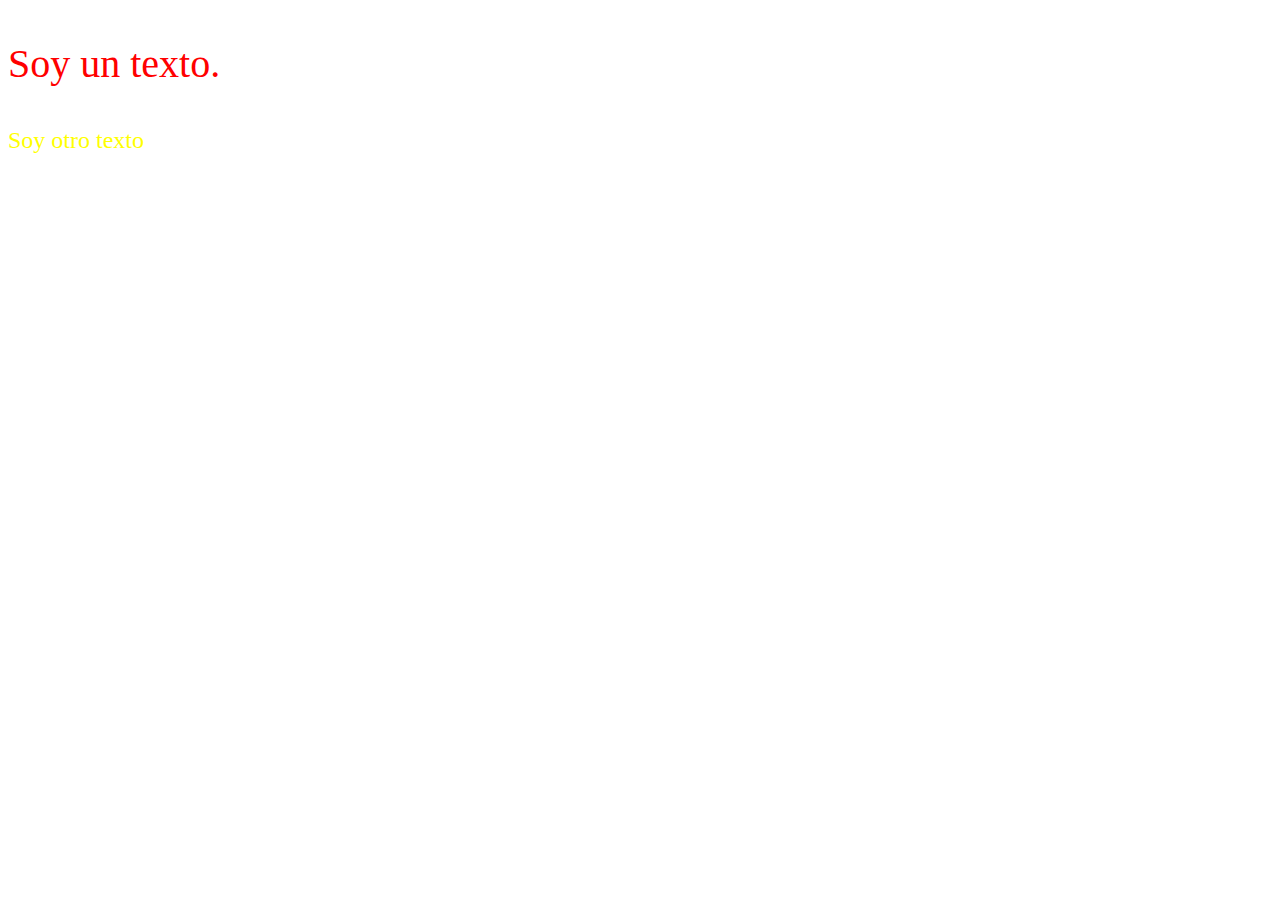
<file: CSS/clase css/index.html>
<!DOCTYPE html>
<html lang="esp">
<head>
    <meta charset="UTF-8">
    <meta http-equiv="X-UA-Compatible" content="IE=edge">
    <meta name="viewport" content="width=device-width, initial-scale=1.0">
    <link rel="stylesheet" href="./style.css">
    <title>Clase CSS</title>
</head>
<body>
    <main>
        <p class="parrafo">Soy un texto.</p>
        <p id="texto">Soy otro texto</p>
    </main>
</body>
</html>
</file>
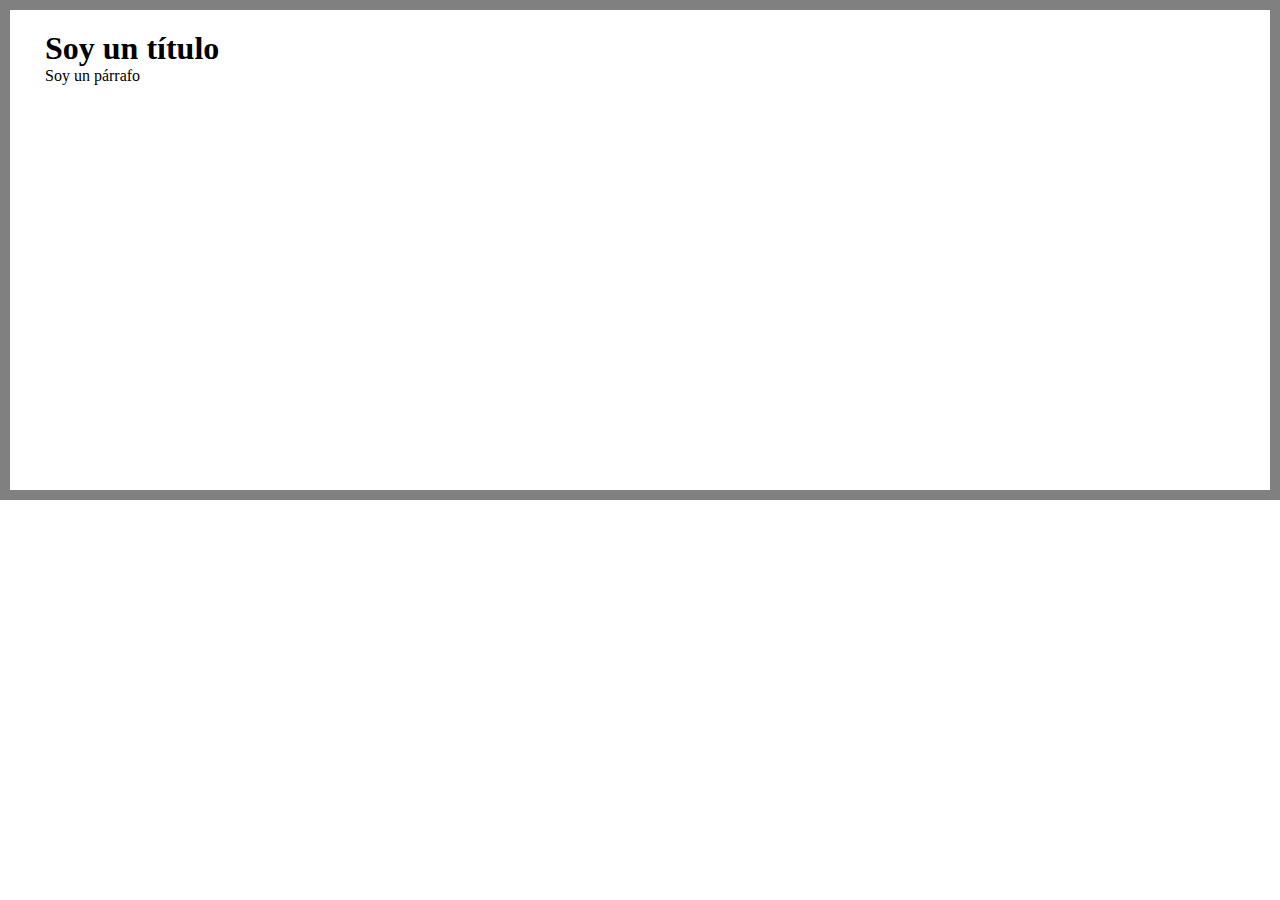
<file: CSS/claseModeloCaja/index.html>
<!DOCTYPE html>
<html lang="esp">
<head>
    <meta charset="UTF-8">
    <meta http-equiv="X-UA-Compatible" content="IE=edge">
    <meta name="viewport" content="width=device-width, initial-scale=1.0">
    <title>Modelo de caja</title>
    <link rel="stylesheet" href="./style.css">
</head>
<body>
    <main>
        <section>
            <h1>Soy un título</h1>
            <div>
                <p>
                    Soy un párrafo
                </p>
            </div>
        </section>
    </main>
</body>
</html>
</file>
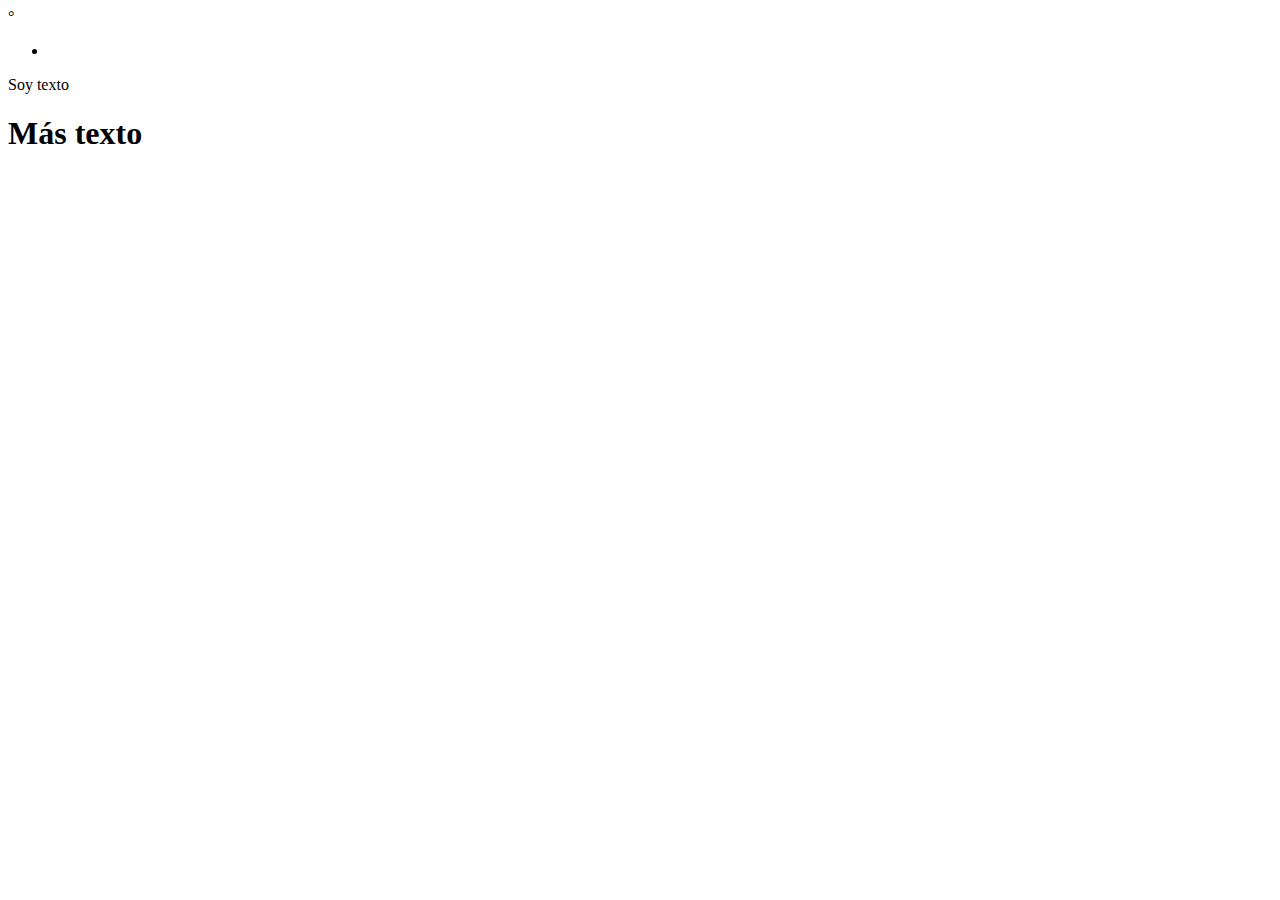
<file: html/01/index.html>
°<!DOCTYPE html>
<html lang="en">
<head>
    <meta charset="UTF-8">
    <meta name="description" content="Ésta página mostrará fotos de gatos">
    <meta name="robots" content="index,follow">
    <title>Página Priego</title>
    <meta name="viewport" content="width=devilce-width, inictial-scale=1.0">
    <link rel="stylesheet" href="">
</head>
<body>
    <header>
        <nav></nav>
    </header>
    <main>
        <section>
            <article>

            </article>
        </section>
        <ul>
            <li></li>
        </ul>
    </main>

    <footer>

    </footer>
    <p>Soy texto</p>
    <h1>Más texto</h1>
    <a href="#"></a>
</body>
</html>
</file>
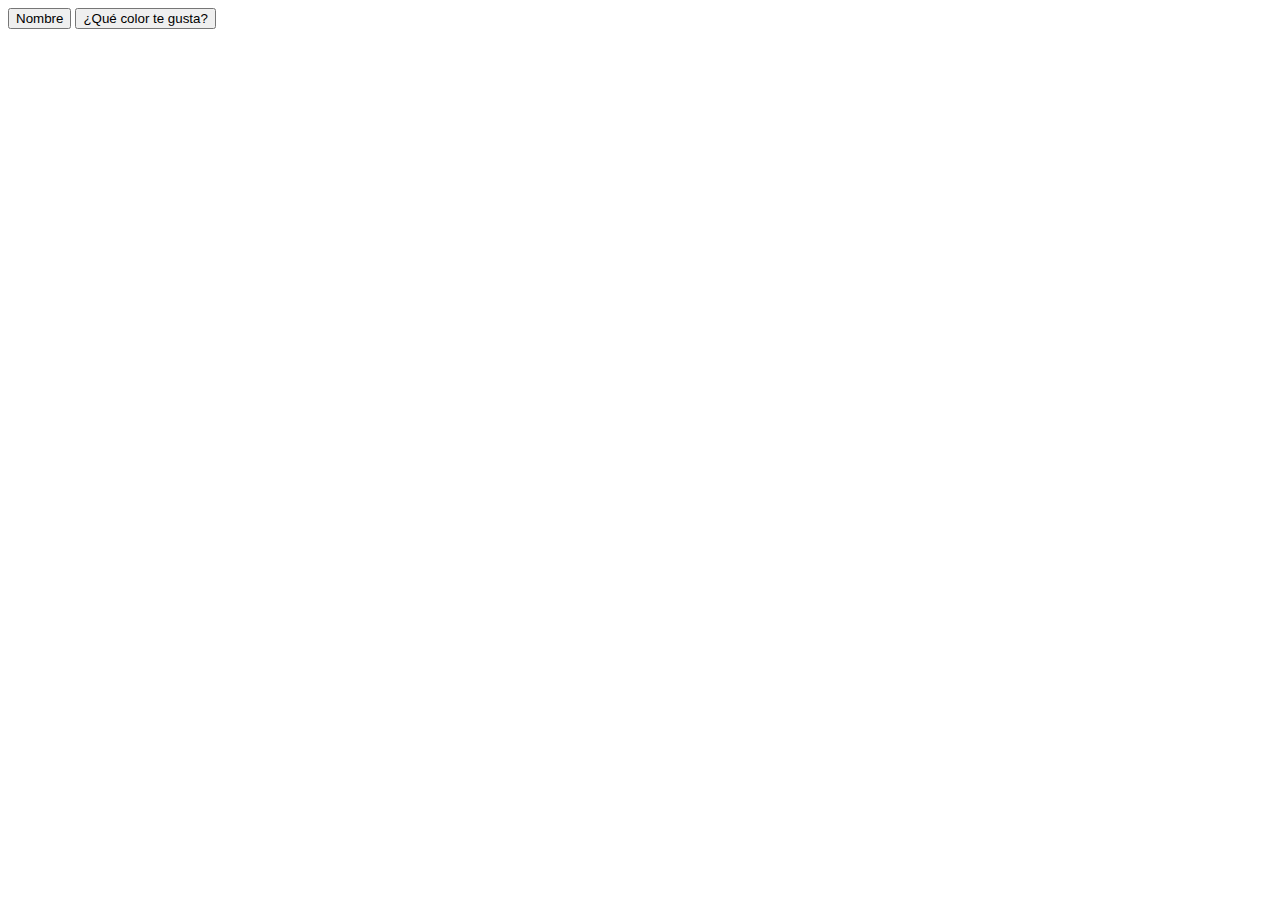
<file: html/ClaseButton/index.html>
<!DOCTYPE html>
<html lang="esp">
<head>
    <meta charset="UTF-8">
    <meta http-equiv="X-UA-Compatible" content="IE=edge">
    <meta name="viewport" content="width=device-width, initial-scale=1.0">
    <title>Document</title>
</head>
<body>
    <input type="submit" value="Nombre">
    <button type="submit">¿Qué color te gusta?</button>
</body>
</html>
</file>
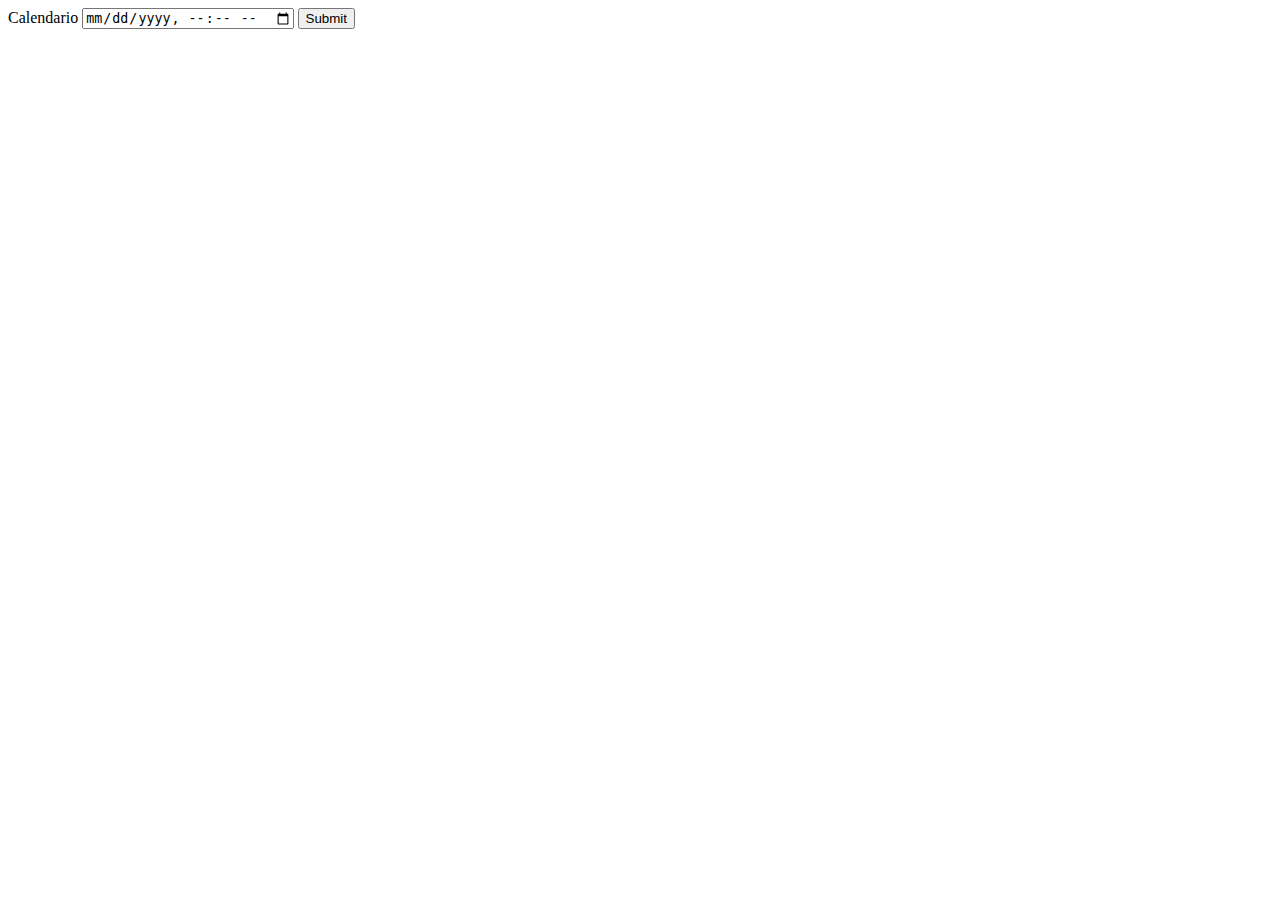
<file: html/ClaseCalendario/index.html>
<!DOCTYPE html>
<html lang="esp">
<head>
    <meta charset="UTF-8">
    <meta http-equiv="X-UA-Compatible" content="IE=edge">
    <meta name="viewport" content="width=device-width, initial-scale=1.0">
    <title>Calendario</title>
</head>
<body>
    <form action="">
        <!-- <label for="hora">
            <span>Hora</span>
            <input type="time" id="hora" name="hora">
        </label>
        <label for="dia">
            <span>Día</span>
            <input type="date" id="dia" name="dia">
        </label>
        <label for="semana">
            <span>Semana</span>
            <input type="week" id="semana" name="semana">
        </label>
        <label for="mes">
            <span>Mes</span>
            <input type="month" id="mes" name="mes">
        </label> -->

        <label for="calendario">
            <span>Calendario</span>
            <input type="datetime-local" id="calendario" name="calendario">
        </label>
        <input type="submit">
    </form>
</body>
</html>
</file>
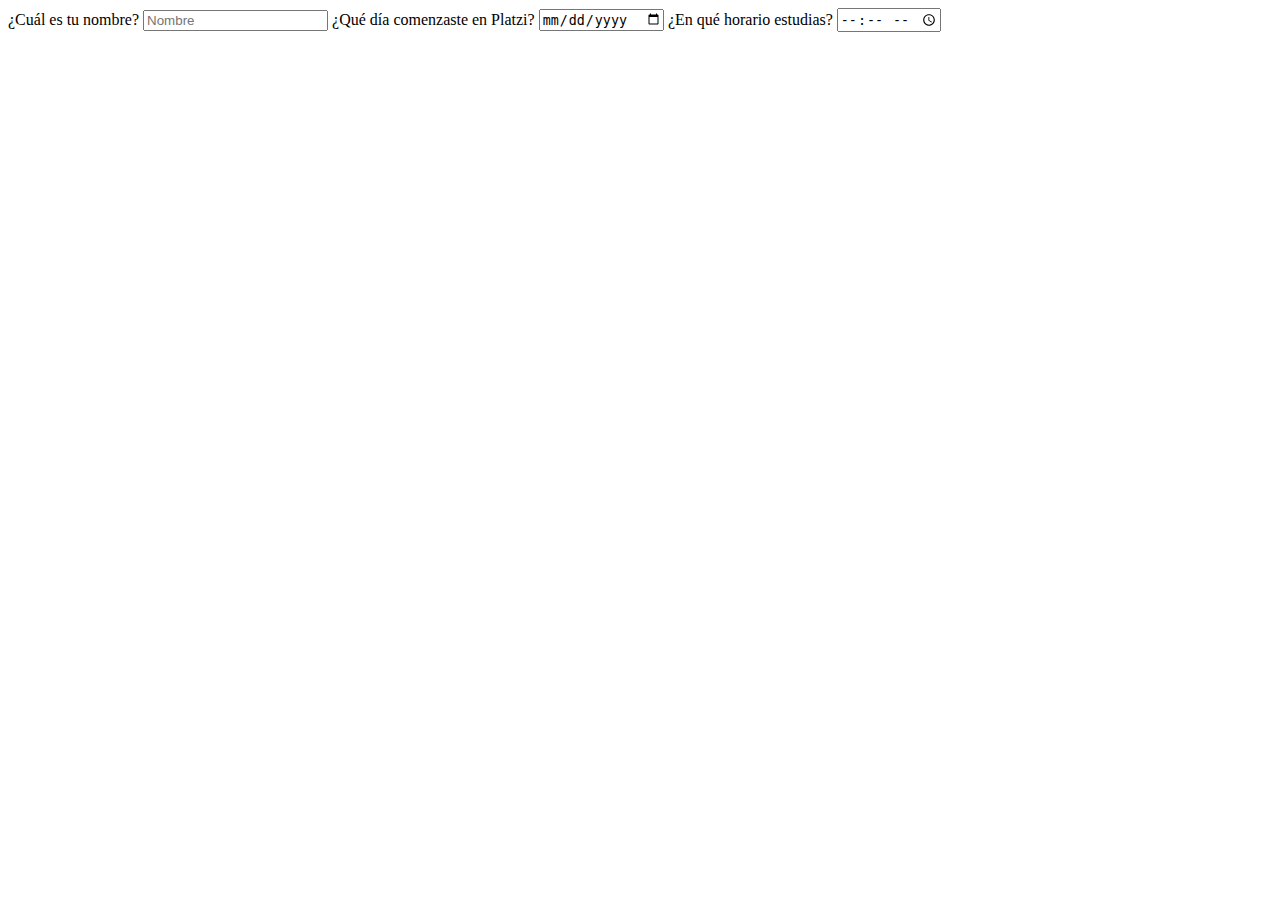
<file: html/ClaseForms/index.html>
<!DOCTYPE html>
<html lang="esp">
<head>
    <meta charset="UTF-8">
    <meta http-equiv="X-UA-Compatible" content="IE=edge">
    <meta name="viewport" content="width=device-width, initial-scale=1.0">
    <title>Formularios</title>
</head>
<body>
    <form action="">
        <label for="nombre">
            <span>¿Cuál es tu nombre?</span>
            <input type="text" id="nombre" placeholder="Nombre">
        </label>
        <label for="inicio-platzi">
            <span>¿Qué día comenzaste en Platzi?</span>
            <input type="date" id="inicio-platzi">
        </label>
        <label for="horario">
            <span>¿En qué horario estudias?</span>
            <input type="time" id="horario">
        </label>
    </form>
</body>
</html>
</file>
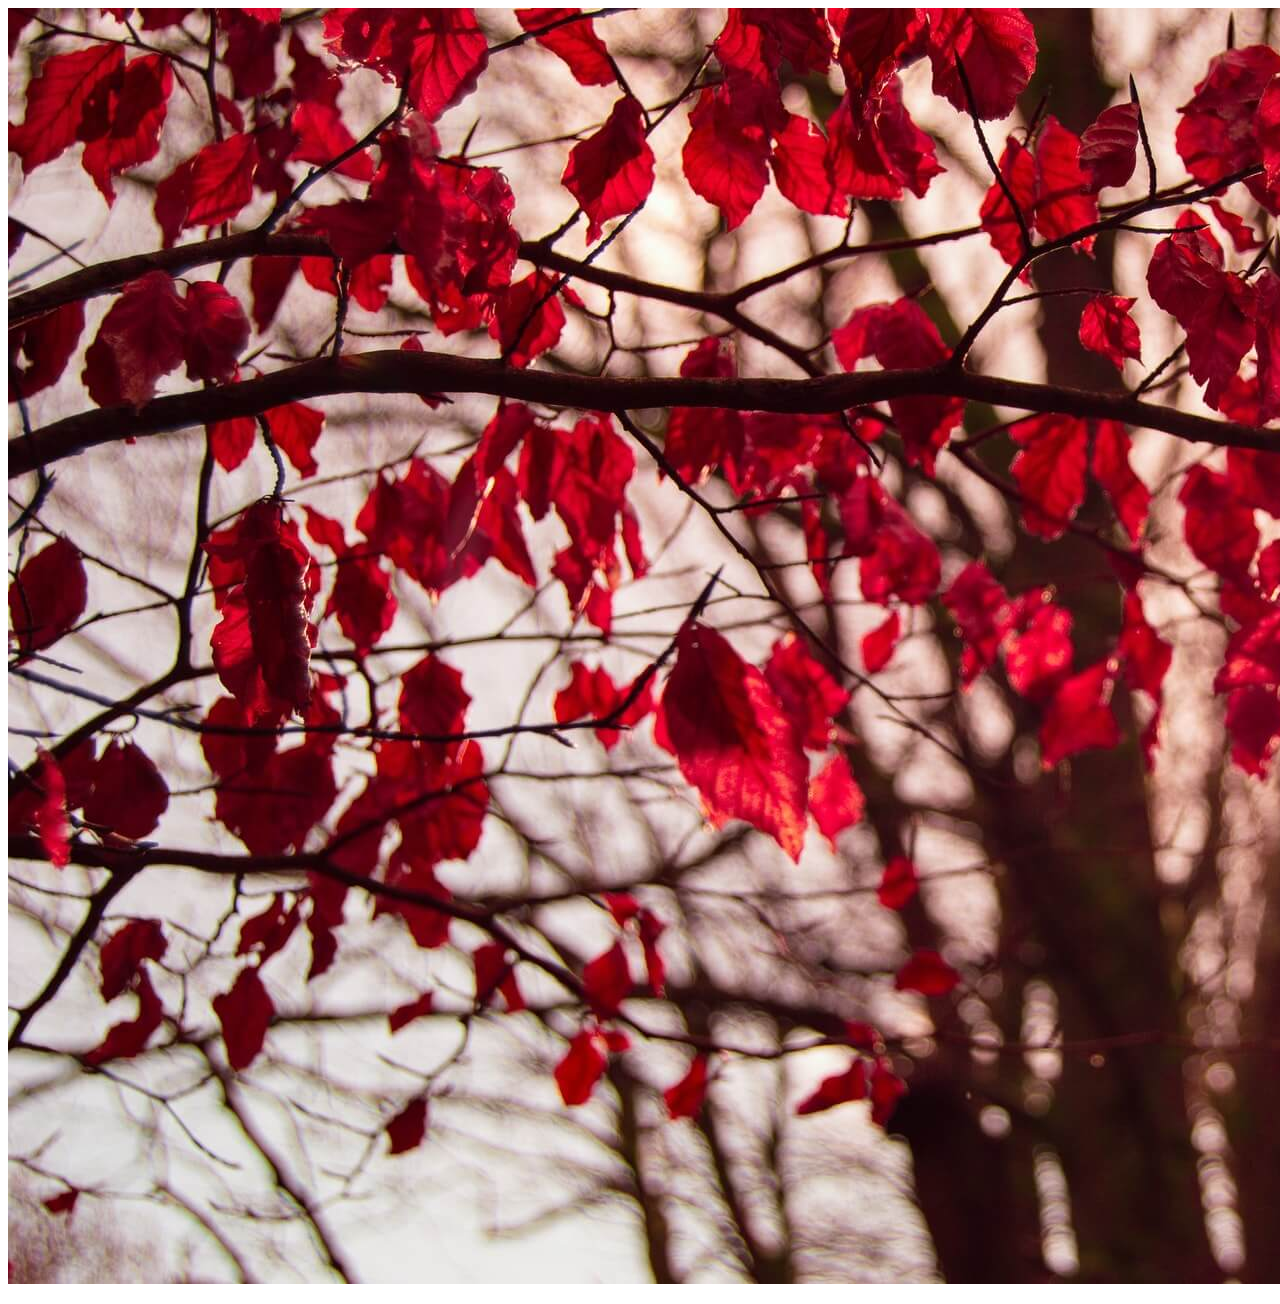
<file: html/desafio-1/images/index.html>
<!DOCTYPE html>
<html lang="en">
<head>
    <meta charset="UTF-8">
    <meta http-equiv="X-UA-Compatible" content="IE=edge">
    <meta name="viewport" content="width=device-width, initial-scale=1.0">
    <title>Document</title>
</head>
<body>
    <main>
        <section>
            <img src="tinyfied/pexels-andy-buckley-56944.jpg" alt="Es una imagen crimson">
            <figure></figure>
        </section>
    </main>
</body>
</html>
</file>
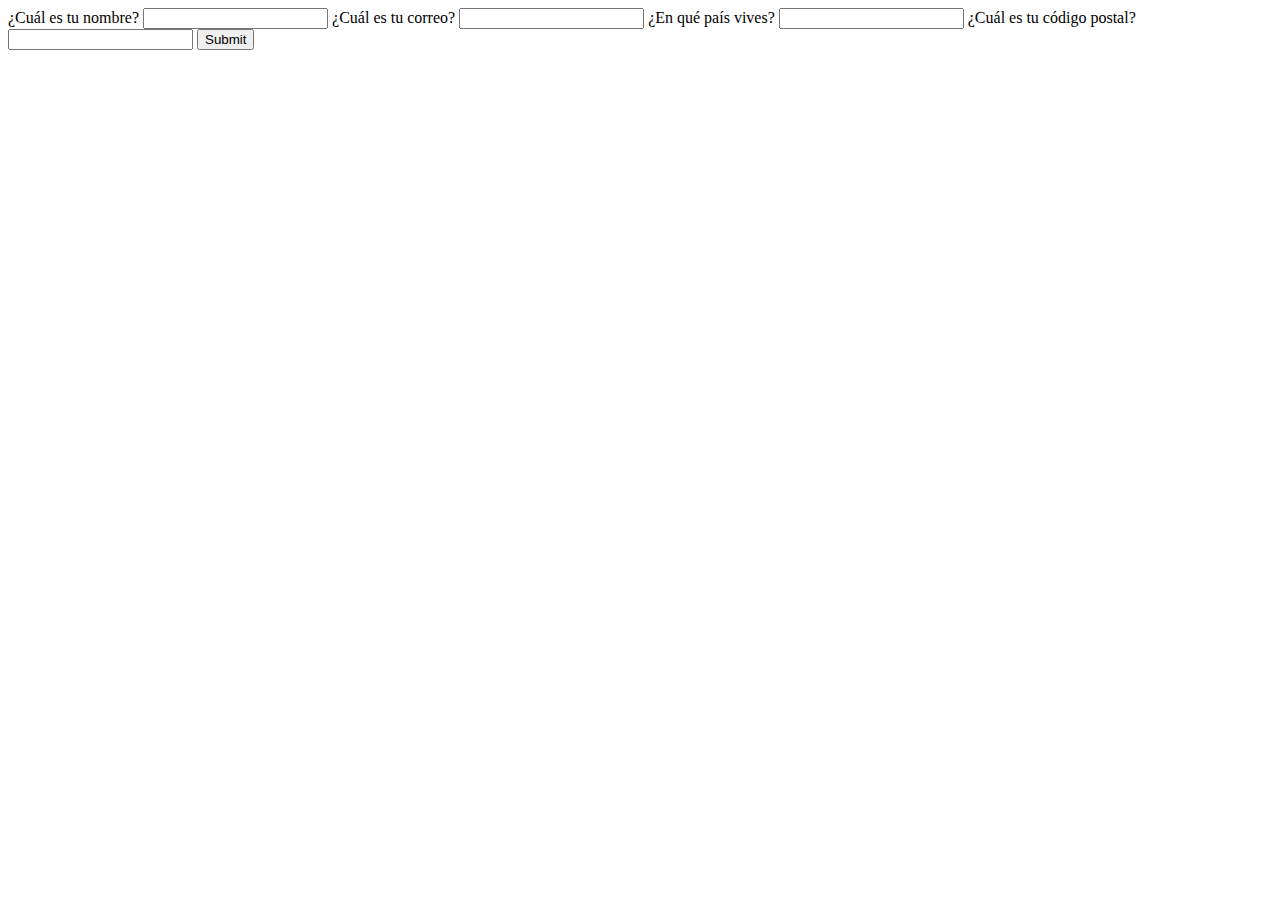
<file: html/ClaseCalendario/calendario2.html>
<!DOCTYPE html>
<html lang="esp">
<head>
    <meta charset="UTF-8">
    <meta http-equiv="X-UA-Compatible" content="IE=edge">
    <meta name="viewport" content="width=device-width, initial-scale=1.0">
    <title>Calendario</title>
</head>
<body>
    <form action="">
        <label for="nombre">
            <span>¿Cuál es tu nombre?</span>
            <input type="text" id="nombre" name="nombre" autocomplete="name" required>
        </label>
        <label for="correo">
            <span>¿Cuál es tu correo?</span>
            <input type="email" id="correo" name="correo" autocomplete="email" required>
        </label>
        <label for="pais">
            <span>¿En qué país vives?</span>
            <input type="pais" id="pais" name="pais" autocomplete="country" required>
        </label>
        <label for="cp">
            <span>¿Cuál es tu código postal?</span>
            <input type="cp" id="cp" name="cp" autocomplete="postal-code" required>
        </label>
        <input type="submit">
    </form>
</body>
</html>
</file>
<file: CSS/clase css/style.css>
p{
    color: blue;
    font-size: 40px;
}

/*class*/
.parrafo{
    color: red;
}

/*ID*/
#texto{
    color: yellow;
    font-size: 24px;
}
</file>
<file: CSS/claseModeloCaja/style.css>
* {
    box-sizing: border-box;
    padding: 0;
    margin: 0;
}
main {
    width: 100%;
    height: 500px;
    border: 10px solid gray;
    padding: 20px 35px;
}
</file>
